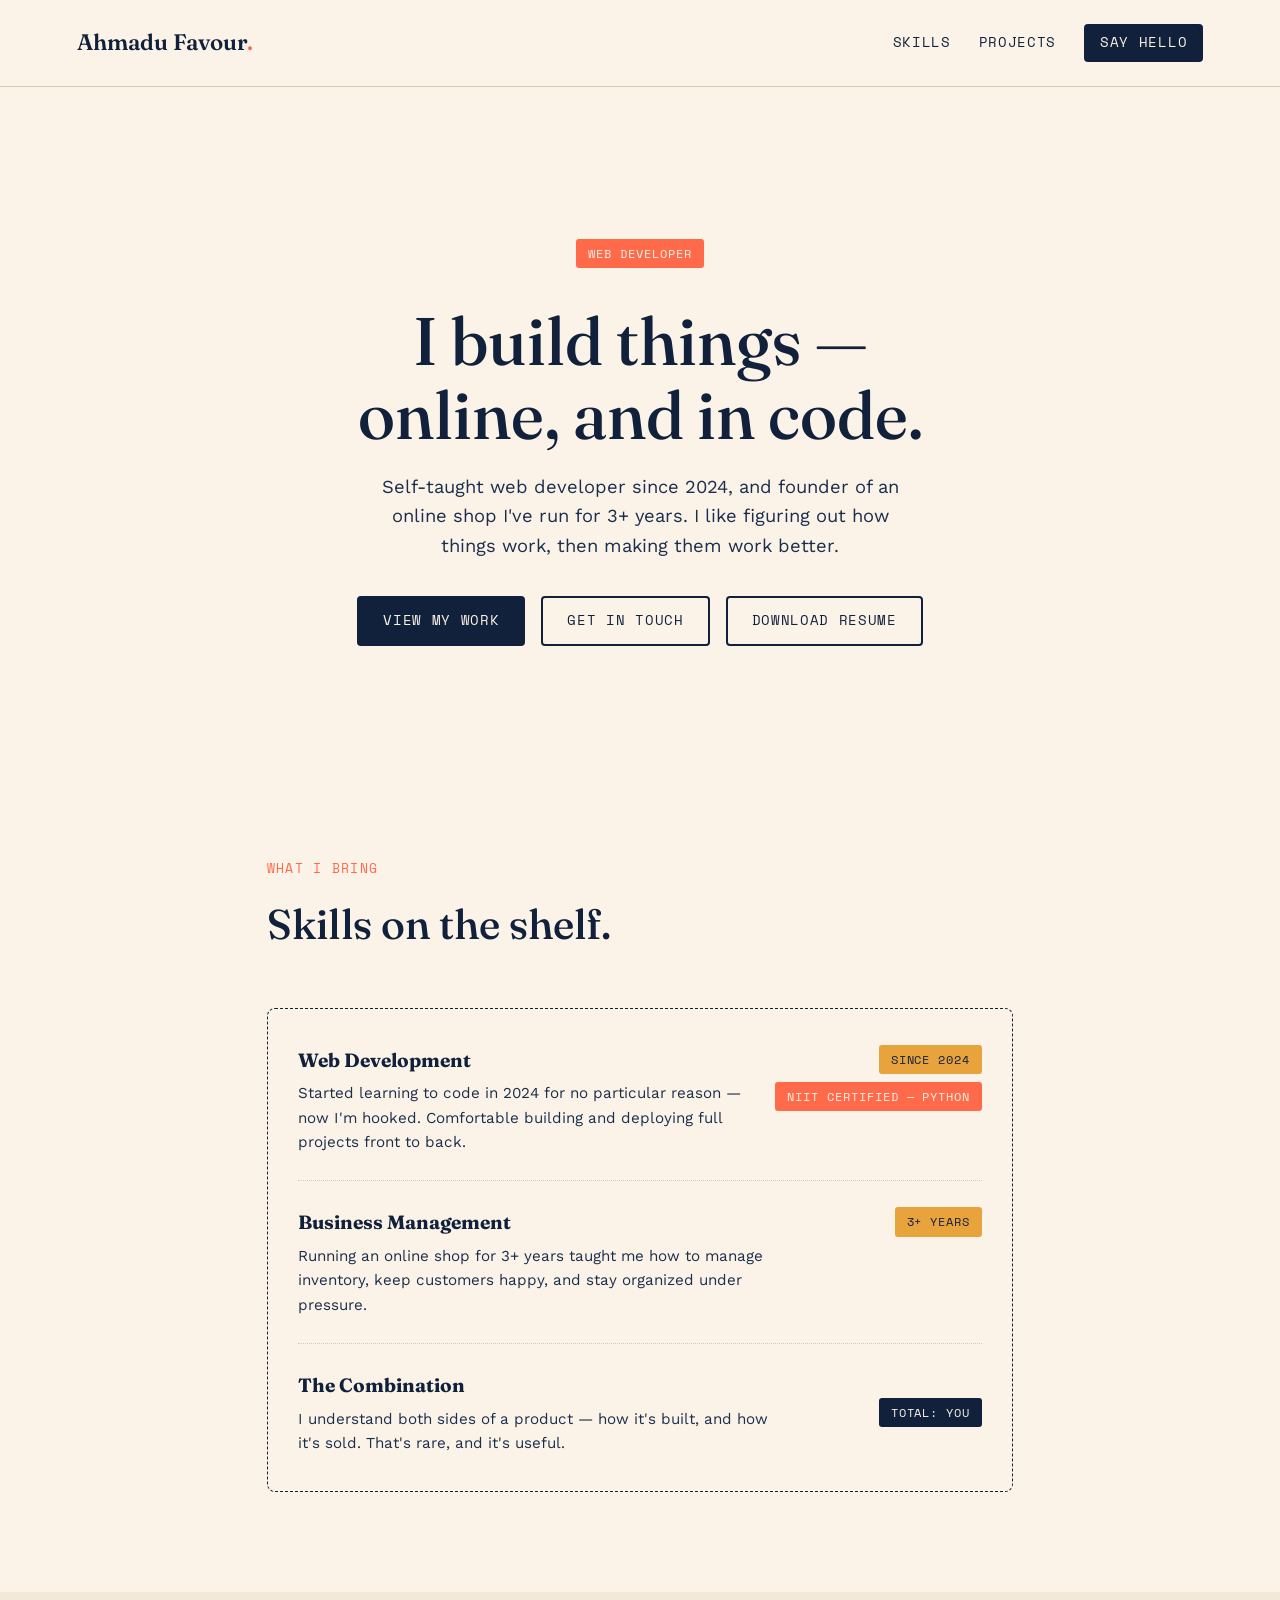
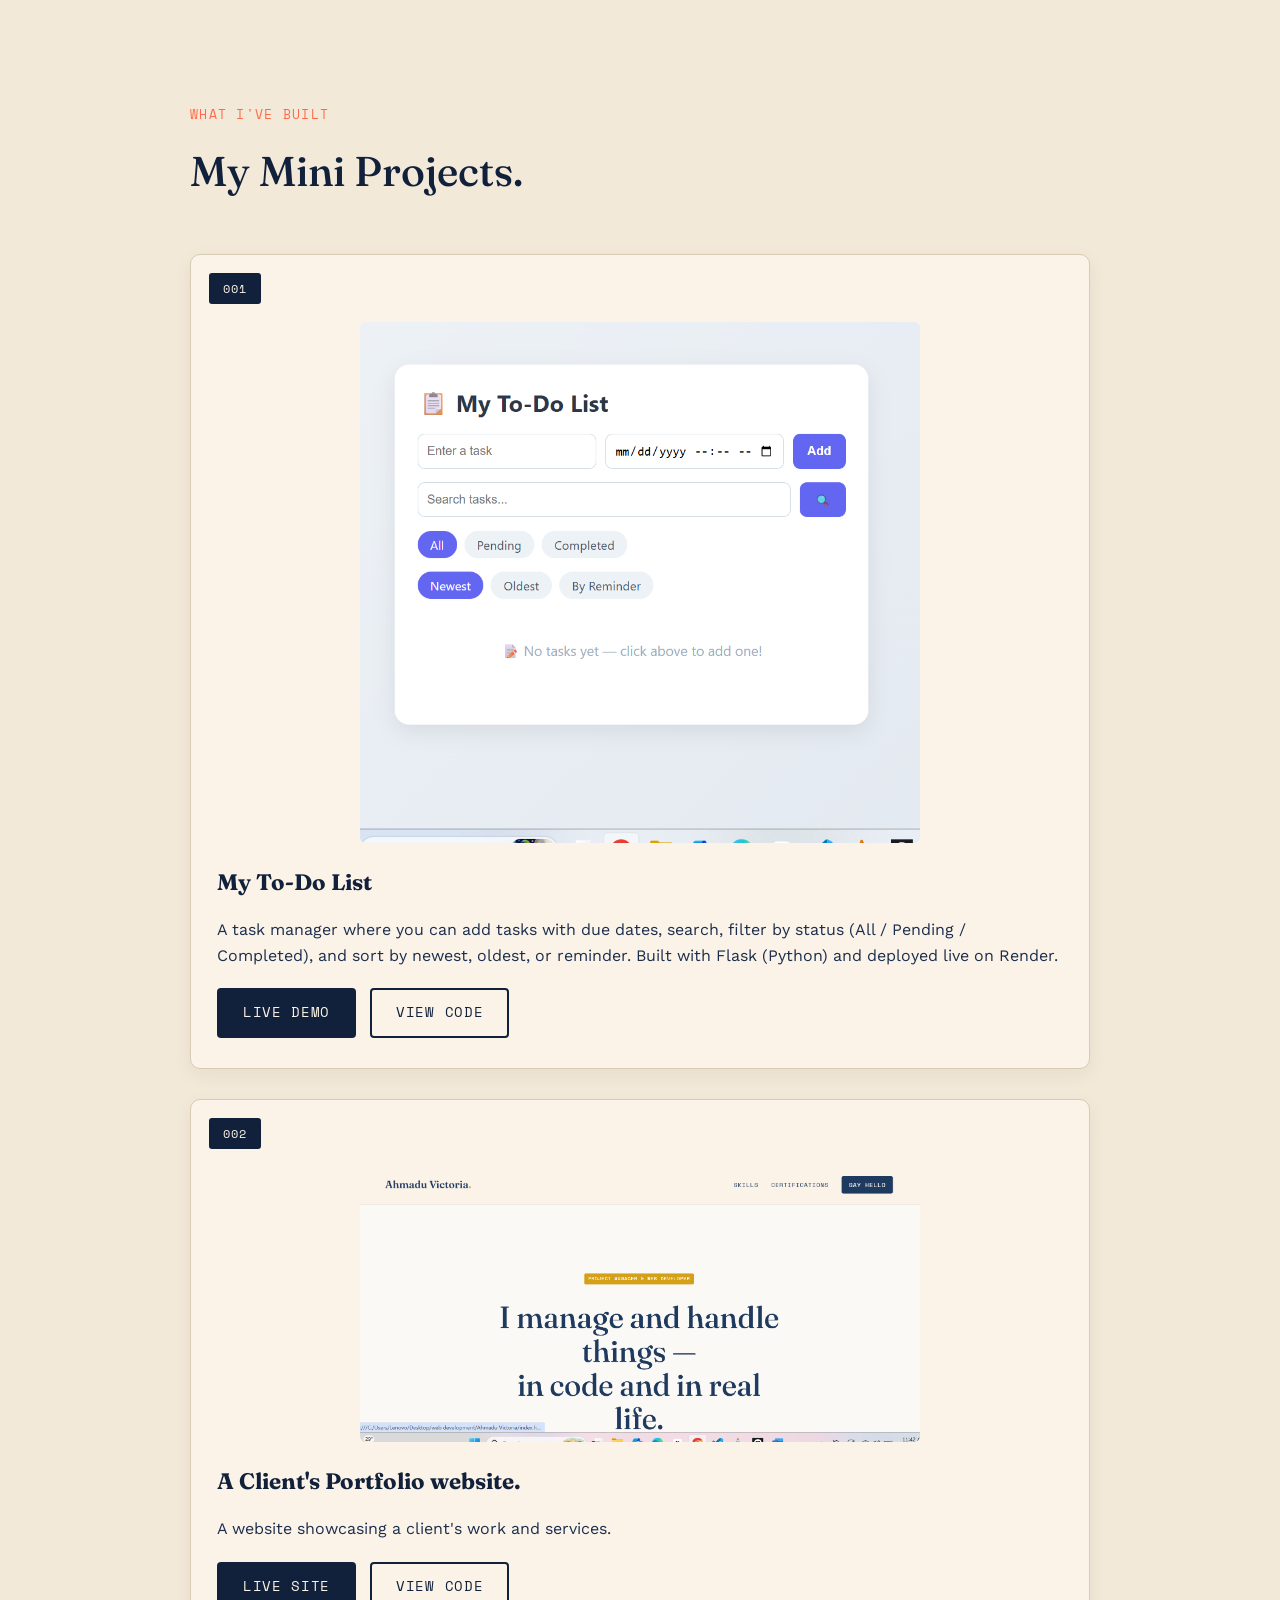
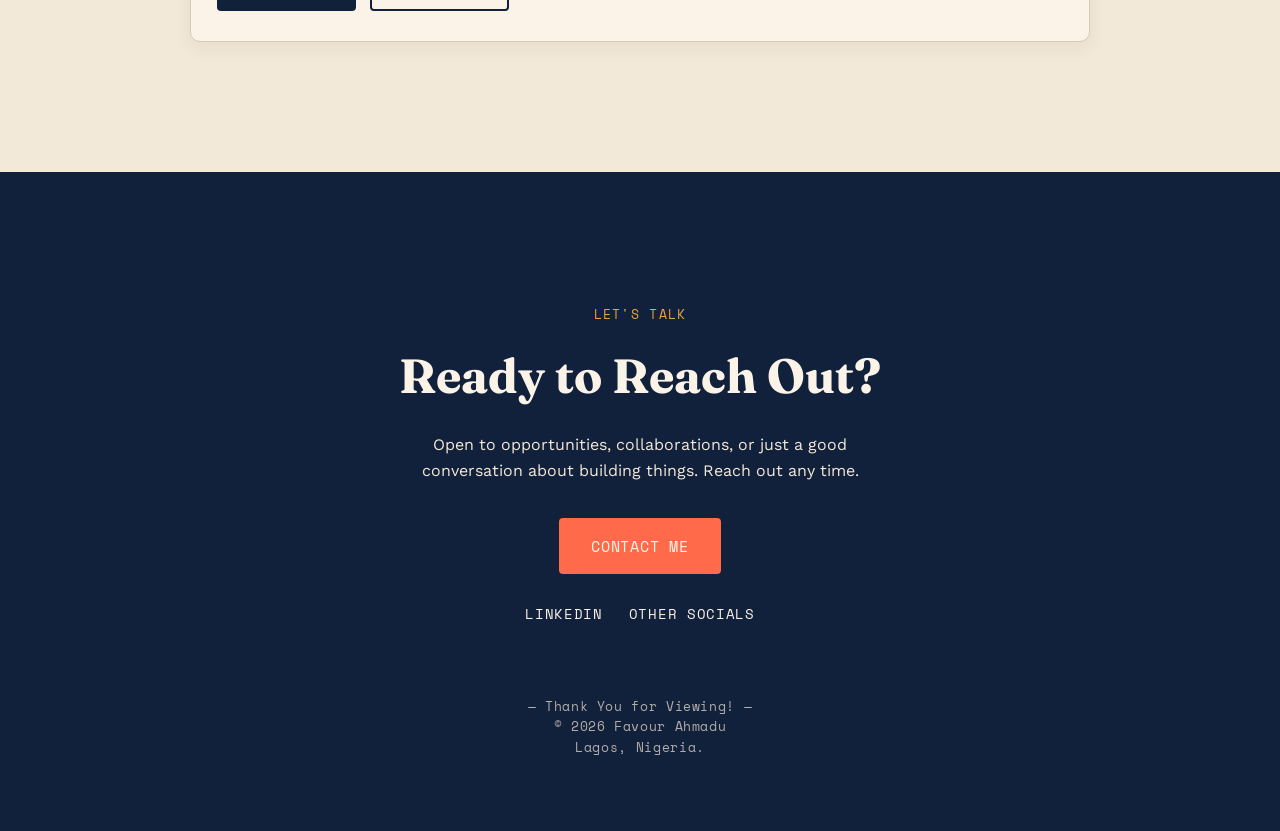
<file: Ahmadu Favour/index.html>
<!DOCTYPE html>
<html lang="en">
<head>
    <meta charset="UTF-8">
    <meta name="viewport" content="width=device-width, initial-scale=1.0">
    <title>Ahmadu Favour— Web Developer &amp; Founder</title>
    <link rel="stylesheet" href="css/style.css">
    <link rel="icon" type="image/x-icon" href="favicon.ico">
    <link rel="preconnect" href="https://fonts.googleapis.com">
    <link rel="preconnect" href="https://fonts.gstatic.com" crossorigin>
    <link href="https://fonts.googleapis.com/css2?family=Fraunces:ital,opsz,wght@0,9..144,300..900;1,9..144,300..900&family=Work+Sans:wght@400;500;600&family=Space+Mono:wght@400;700&display=swap" rel="stylesheet">
</head>
<body>

    <!-- NAV -->
    <nav class="nav">
        <a href="#top" class="nav-mark">Ahmadu Favour<span class="dot">.</span></a>
        <div class="nav-links">
            <a href="#skills">Skills</a>
            <a href="#projects">Projects</a>
            <a href="#contact" class="nav-cta">Say Hello</a>
        </div>
    </nav>

    <!-- HERO -->
    <header class="hero" id="top">
        <p class="tag tag-coral">WEB DEVELOPER</p>
        <h1 class="hero-title">I build things —<br>online, and in code.</h1>
        <p class="hero-sub">
            Self-taught web developer since 2024, and founder of an online shop
            I've run for 3+ years. I like figuring out how things work, then
            making them work better.
        </p>
        <div class="hero-actions">
            <a href="#projects" class="btn btn-primary">View My Work</a>
            <a href="#contact" class="btn btn-ghost">Get In Touch</a>
            <a href="Favour_Ahmadu_Resume.pdf" class="btn btn-ghost" target="_blank">Download Resume</a>
        </div>
    </header>

    <!-- SKILLS -->
    <section class="section" id="skills">
        <p class="eyebrow">What I Bring</p>
        <h2 class="section-title">Skills on the shelf.</h2>

        <div class="receipt">
            <div class="receipt-row">
                <div class="receipt-info">
                    <h3>Web Development</h3>
                    <p>Started learning to code in 2024 for no particular reason
                        — now I'm hooked. Comfortable building and deploying
                        full projects front to back.</p>
                </div>
                <div class="tag-stack">
                    <span class="tag tag-mustard">SINCE 2024</span>
                    <span class="tag tag-coral">NIIT CERTIFIED — PYTHON</span>
                </div>
            </div>
            <div class="receipt-divider"></div>
            <div class="receipt-row">
                <div class="receipt-info">
                    <h3>Business Management</h3>
                    <p>Running an online shop for 3+ years taught me how to
                        manage inventory, keep customers happy, and stay
                        organized under pressure.</p>
                </div>
                <span class="tag tag-mustard">3+ YEARS</span>
            </div>
            <div class="receipt-divider"></div>
            <div class="receipt-row receipt-total">
                <div class="receipt-info">
                    <h3>The Combination</h3>
                    <p>I understand both sides of a product — how it's built,
                        and how it's sold. That's rare, and it's useful.</p>
                </div>
                <span class="tag tag-navy">TOTAL: YOU</span>
            </div>
        </div>
    </section>

    <!-- PROJECTS -->
    <section class="section section-alt" id="projects">
        <p class="eyebrow">What I've Built</p>
        <h2 class="section-title">My Mini Projects.</h2>

        <div class="item-card">
            <div class="item-tag">001</div>
            <img class="item-img" src="todo-screenshot.png" alt="My To-Do List app screenshot">
            <div class="item-body">
                <h3>My To-Do List</h3>
                <p>
                    A task manager where you can add tasks with due dates,
                    search, filter by status (All / Pending / Completed), and
                    sort by newest, oldest, or reminder. Built with Flask
                    (Python) and deployed live on Render.
                </p>
                <div class="item-links">
                    <a href="https://to-do-4-unpq.onrender.com" class="btn btn-primary" target="_blank">Live Demo</a>
                    <a href="https://github.com/ufedoo126-source/To-Do" class="btn btn-ghost" target="_blank">View Code</a>
                </div>
            </div>
        </div>

        <div class="item-card">
            <div class="item-tag">002</div>
            <img class="item-img" src="Vport1.png" alt="A client's Portfolio website">
            <div class="item-body">
                <h3>A Client's Portfolio website.</h3>
                <p>A website showcasing a client's work and services.</p>
                <div class="item-links">
                    <a href=" https://ufedoo126-source.github.io/Ahmaduvic/" class="btn btn-primary" target="_blank">Live Site</a>
                    <a href="https://github.com/ufedoo126-source/Ahmaduvic" class="btn btn-ghost" target="_blank">View Code</a>
                </div>
            </div>
        </div>
    </section>

    <!-- CONTACT -->
    <section class="contact" id="contact">
        <p class="eyebrow eyebrow-light">Let's Talk</p>
        <h2 class="contact-title">Ready to Reach Out?</h2>
        <p class="contact-sub">
            Open to opportunities, collaborations, or just a good conversation
            about building things. Reach out any time.
        </p>
        <a class="btn btn-coral" href="mailto:ufedoo126@gmail.com">Contact Me</a>

        <div class="socials">
            <a href="https://www.linkedin.com/in/favour-ahmadu-204a87392" target="_blank">LinkedIn</a>
            <a href="https://linktr.ee/shopETF" target="_blank">Other Socials</a>
        </div>

        <p class="receipt-footer">— Thank You for Viewing! —<br>© 2026 Favour  Ahmadu <br> Lagos, Nigeria.</p>
    </section>

</body>
</html>
</file>
<file: Ahmadu Favour/css/style.css>
:root {
    --navy: #12213B;
    --navy-soft: #1B2E4D;
    --paper: #FBF3E7;
    --paper-dim: #F3E9D8;
    --coral: #FF6B4A;
    --coral-dark: #E5502F;
    --mustard: #E8A33D;
    --ink: #1B2A41;
    --line: #D9CBB2;

    --font-display: 'Fraunces', serif;
    --font-body: 'Work Sans', sans-serif;
    --font-mono: 'Space Mono', monospace;
}

* { box-sizing: border-box; }

body {
    margin: 0;
    background: var(--paper);
    color: var(--ink);
    font-family: var(--font-body);
    line-height: 1.6;
}

a {
    color: inherit;
    text-decoration: none;
}

h1, h2, h3 {
    font-family: var(--font-display);
    margin: 0;
    color: var(--navy);
}

/* ---------- NAV ---------- */
.nav {
    position: sticky;
    top: 0;
    z-index: 10;
    display: flex;
    justify-content: space-between;
    align-items: center;
    padding: 24px 6%;
    background: rgba(251, 243, 231, 0.9);
    backdrop-filter: blur(6px);
    border-bottom: 1px solid var(--line);
}

.nav-mark {
    font-family: var(--font-display);
    font-weight: 600;
    font-size: 1.4rem;
    color: var(--navy);
}

.nav-mark .dot { color: var(--coral); }

.nav-links {
    display: flex;
    align-items: center;
    gap: 28px;
    font-family: var(--font-mono);
    font-size: 0.85rem;
    text-transform: uppercase;
    letter-spacing: 0.05em;
}

.nav-links a { color: var(--navy); }
.nav-links a:hover { color: var(--coral); }

.nav-cta {
    background: var(--navy);
    color: var(--paper) !important;
    padding: 8px 16px;
    border-radius: 4px;
}

.nav-cta:hover { background: var(--coral); }

/* ---------- TAGS ---------- */
.tag {
    display: inline-block;
    font-family: var(--font-mono);
    font-size: 0.75rem;
    letter-spacing: 0.08em;
    padding: 5px 12px;
    border-radius: 3px;
    text-transform: uppercase;
    white-space: nowrap;
}

.tag-coral { background: var(--coral); color: var(--paper); }
.tag-mustard { background: var(--mustard); color: var(--navy); }
.tag-navy { background: var(--navy); color: var(--paper); }

/* ---------- HERO ---------- */
.hero {
    text-align: center;
    padding: 140px 6% 100px;
    max-width: 800px;
    margin: 0 auto;
}

.hero-title {
    font-size: clamp(2.6rem, 6vw, 4.2rem);
    font-weight: 500;
    line-height: 1.1;
    margin: 24px 0 20px;
}

.hero-sub {
    font-size: 1.15rem;
    max-width: 520px;
    margin: 0 auto 36px;
    color: var(--navy-soft);
}

.hero-actions {
    display: flex;
    justify-content: center;
    gap: 16px;
    flex-wrap: wrap;
}

/* ---------- BUTTONS ---------- */
.btn {
    display: inline-block;
    font-family: var(--font-mono);
    font-size: 0.85rem;
    text-transform: uppercase;
    letter-spacing: 0.05em;
    padding: 12px 24px;
    border-radius: 4px;
    border: 2px solid transparent;
    transition: transform 0.15s ease, background 0.15s ease;
}

.btn:hover { transform: translateY(-2px); }

.btn-primary {
    background: var(--navy);
    color: var(--paper);
}
.btn-primary:hover { background: var(--coral); }

.btn-ghost {
    background: transparent;
    color: var(--navy);
    border-color: var(--navy);
}
.btn-ghost:hover {
    background: var(--navy);
    color: var(--paper);
}

.btn-coral {
    background: var(--coral);
    color: var(--paper);
    font-size: 0.95rem;
    padding: 14px 30px;
}
.btn-coral:hover { background: var(--coral-dark); }

/* ---------- SECTIONS ---------- */
.section {
    padding: 100px 6%;
    max-width: 900px;
    margin: 0 auto;
}

.section-alt {
    max-width: 100%;
    background: var(--paper-dim);
}

.section-alt > * { max-width: 900px; margin-left: auto; margin-right: auto; }
.section-alt .item-card { display: block; }

.eyebrow {
    font-family: var(--font-mono);
    font-size: 0.8rem;
    letter-spacing: 0.1em;
    text-transform: uppercase;
    color: var(--coral);
    margin-bottom: 12px;
}

.section-title {
    font-size: clamp(1.8rem, 4vw, 2.6rem);
    font-weight: 500;
    margin-bottom: 50px;
}

/* ---------- RECEIPT (SKILLS) ---------- */
.receipt {
    background: var(--paper);
    border: 1.5px dashed var(--navy);
    border-radius: 8px;
    padding: 10px 30px;
}

.receipt-row {
    display: flex;
    justify-content: space-between;
    align-items: flex-start;
    gap: 24px;
    padding: 26px 0;
}

.receipt-info h3 {
    font-size: 1.2rem;
    margin-bottom: 6px;
}

.receipt-info p {
    margin: 0;
    color: var(--navy-soft);
    font-size: 0.95rem;
    max-width: 480px;
}

.receipt-divider {
    border-top: 1px dotted var(--line);
}

.receipt-total .tag { align-self: center; }

.tag-stack {
    display: flex;
    flex-direction: column;
    align-items: flex-end;
    gap: 8px;
}

.receipt-footer {
    font-family: var(--font-mono);
    font-size: 0.8rem;
    color: var(--paper-dim);
    opacity: 0.7;
    text-align: center;
    margin-top: 70px;
    letter-spacing: 0.05em;
}

/* ---------- PROJECTS (ITEM CARDS) ---------- */
.item-card {
    background: var(--paper);
    border: 1px solid var(--line);
    border-radius: 10px;
    overflow: hidden;
    margin-bottom: 30px;
    box-shadow: 0 6px 20px rgba(18, 33, 59, 0.06);
}

.item-tag {
    font-family: var(--font-mono);
    font-size: 0.75rem;
    letter-spacing: 0.08em;
    background: var(--navy);
    color: var(--paper);
    display: inline-block;
    padding: 6px 14px;
    margin: 18px 18px 0;
    border-radius: 3px;
}

.item-tag-muted {
    background: var(--line);
    color: var(--navy-soft);
}

.item-img {
    width: calc(100% - 36px);
    margin: 18px auto 0;
    display: block;
    border-radius: 6px;
    max-width: 560px;
}

.item-body {
    padding: 22px 26px 30px;
}

.item-body h3 {
    font-size: 1.4rem;
    margin-bottom: 10px;
}

.item-body p {
    color: var(--navy-soft);
    margin-bottom: 20px;
}

.item-links {
    display: flex;
    gap: 14px;
    flex-wrap: wrap;
}

.item-card-empty {
    background: transparent;
    border-style: dashed;
    box-shadow: none;
}

.item-body-empty h3 {
    font-size: 1.2rem;
    color: var(--navy-soft);
}

.item-body-empty p {
    margin-bottom: 0;
}

/* ---------- CONTACT ---------- */
.contact {
    background: var(--navy);
    color: var(--paper);
    text-align: center;
    padding: 120px 6% 60px;
}

.eyebrow-light { color: var(--mustard); }

.contact-title {
    color: var(--paper);
    font-size: clamp(2rem, 5vw, 3rem);
    margin-bottom: 18px;
}

.contact-sub {
    max-width: 460px;
    margin: 0 auto 34px;
    color: var(--paper-dim);
}

.socials {
    margin-top: 30px;
    display: flex;
    justify-content: center;
    gap: 26px;
    font-family: var(--font-mono);
    font-size: 0.85rem;
    text-transform: uppercase;
    letter-spacing: 0.05em;
}

.socials a { border-bottom: 1px solid transparent; }
.socials a:hover { border-color: var(--coral); color: var(--coral); }

/* ---------- RESPONSIVE ---------- */
@media (max-width: 640px) {
    .nav-links { gap: 16px; font-size: 0.75rem; }
    .hero { padding: 110px 6% 70px; }
    .receipt-row { flex-direction: column; gap: 10px; }
}

/* ---------- ACCESSIBILITY ---------- */
a:focus-visible, .btn:focus-visible {
    outline: 2px solid var(--coral);
    outline-offset: 2px;
}

@media (prefers-reduced-motion: reduce) {
    * { transition: none !important; }
}
</file>
